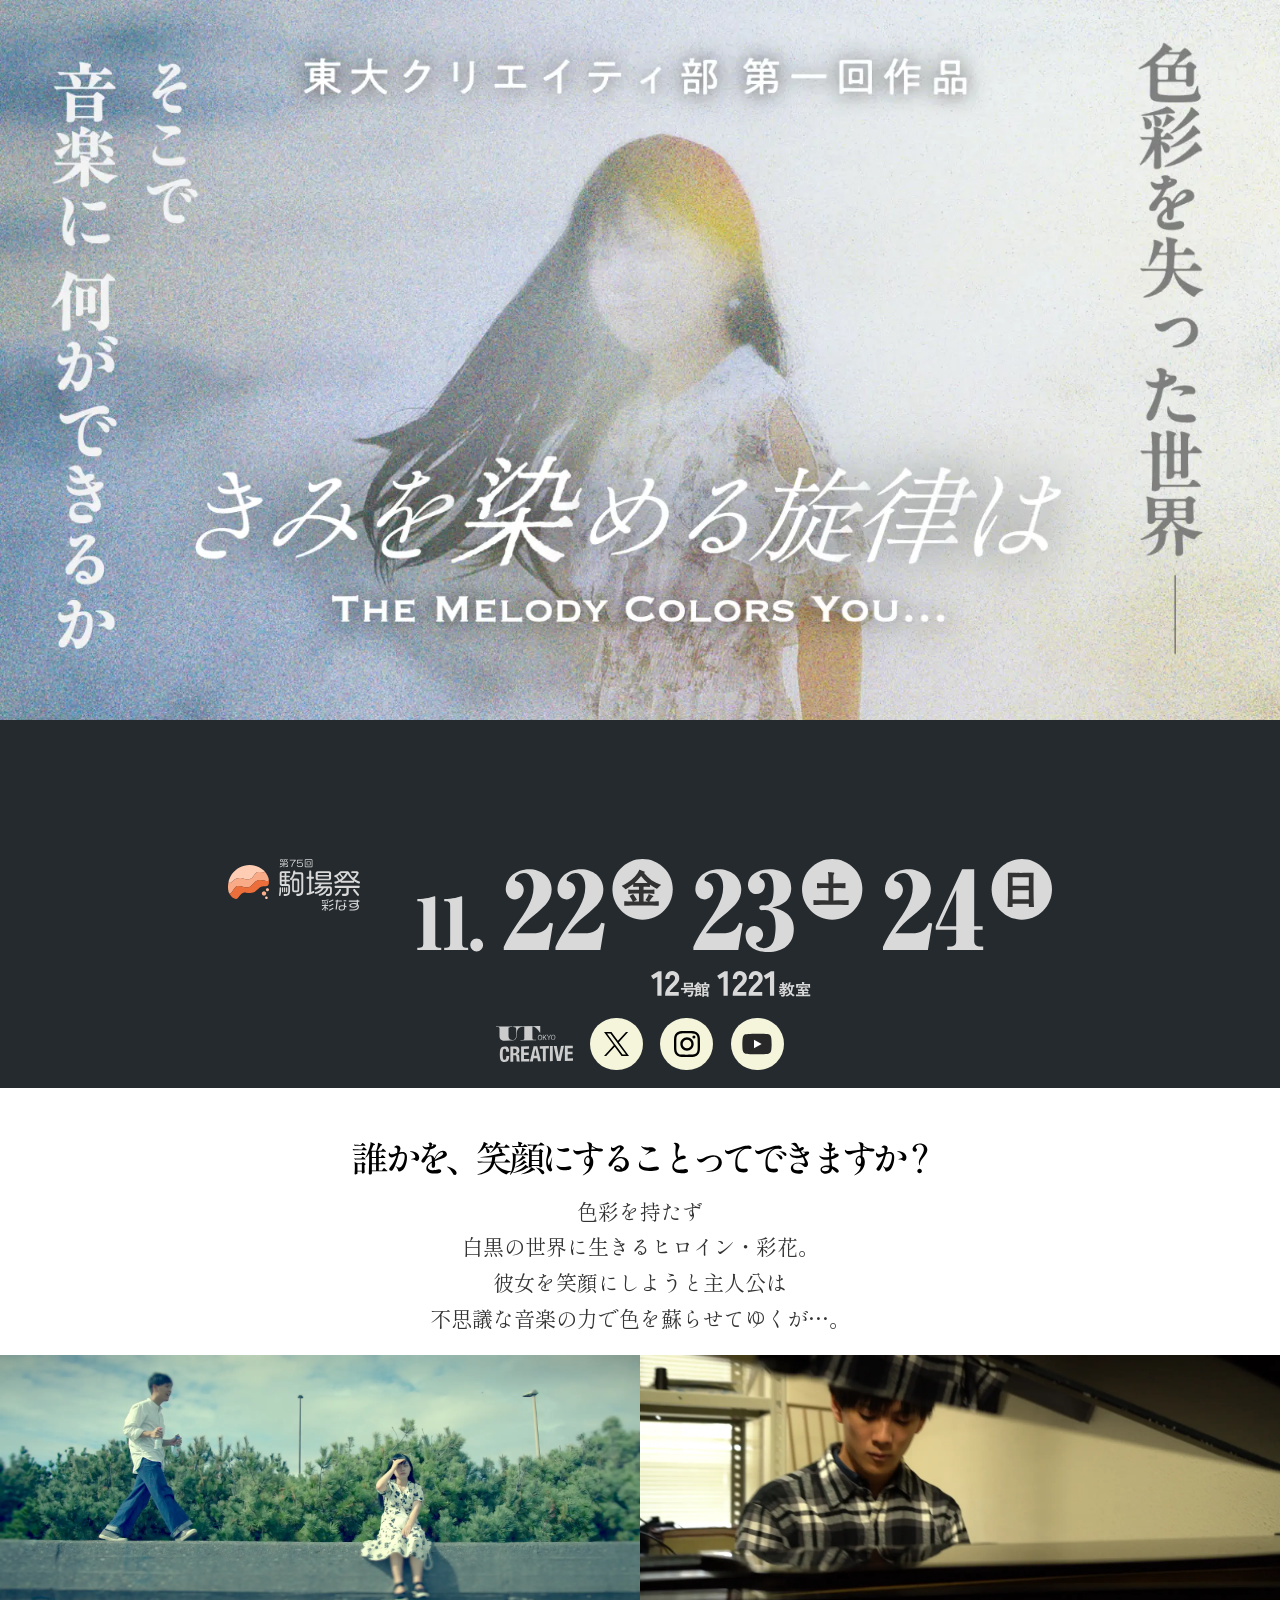
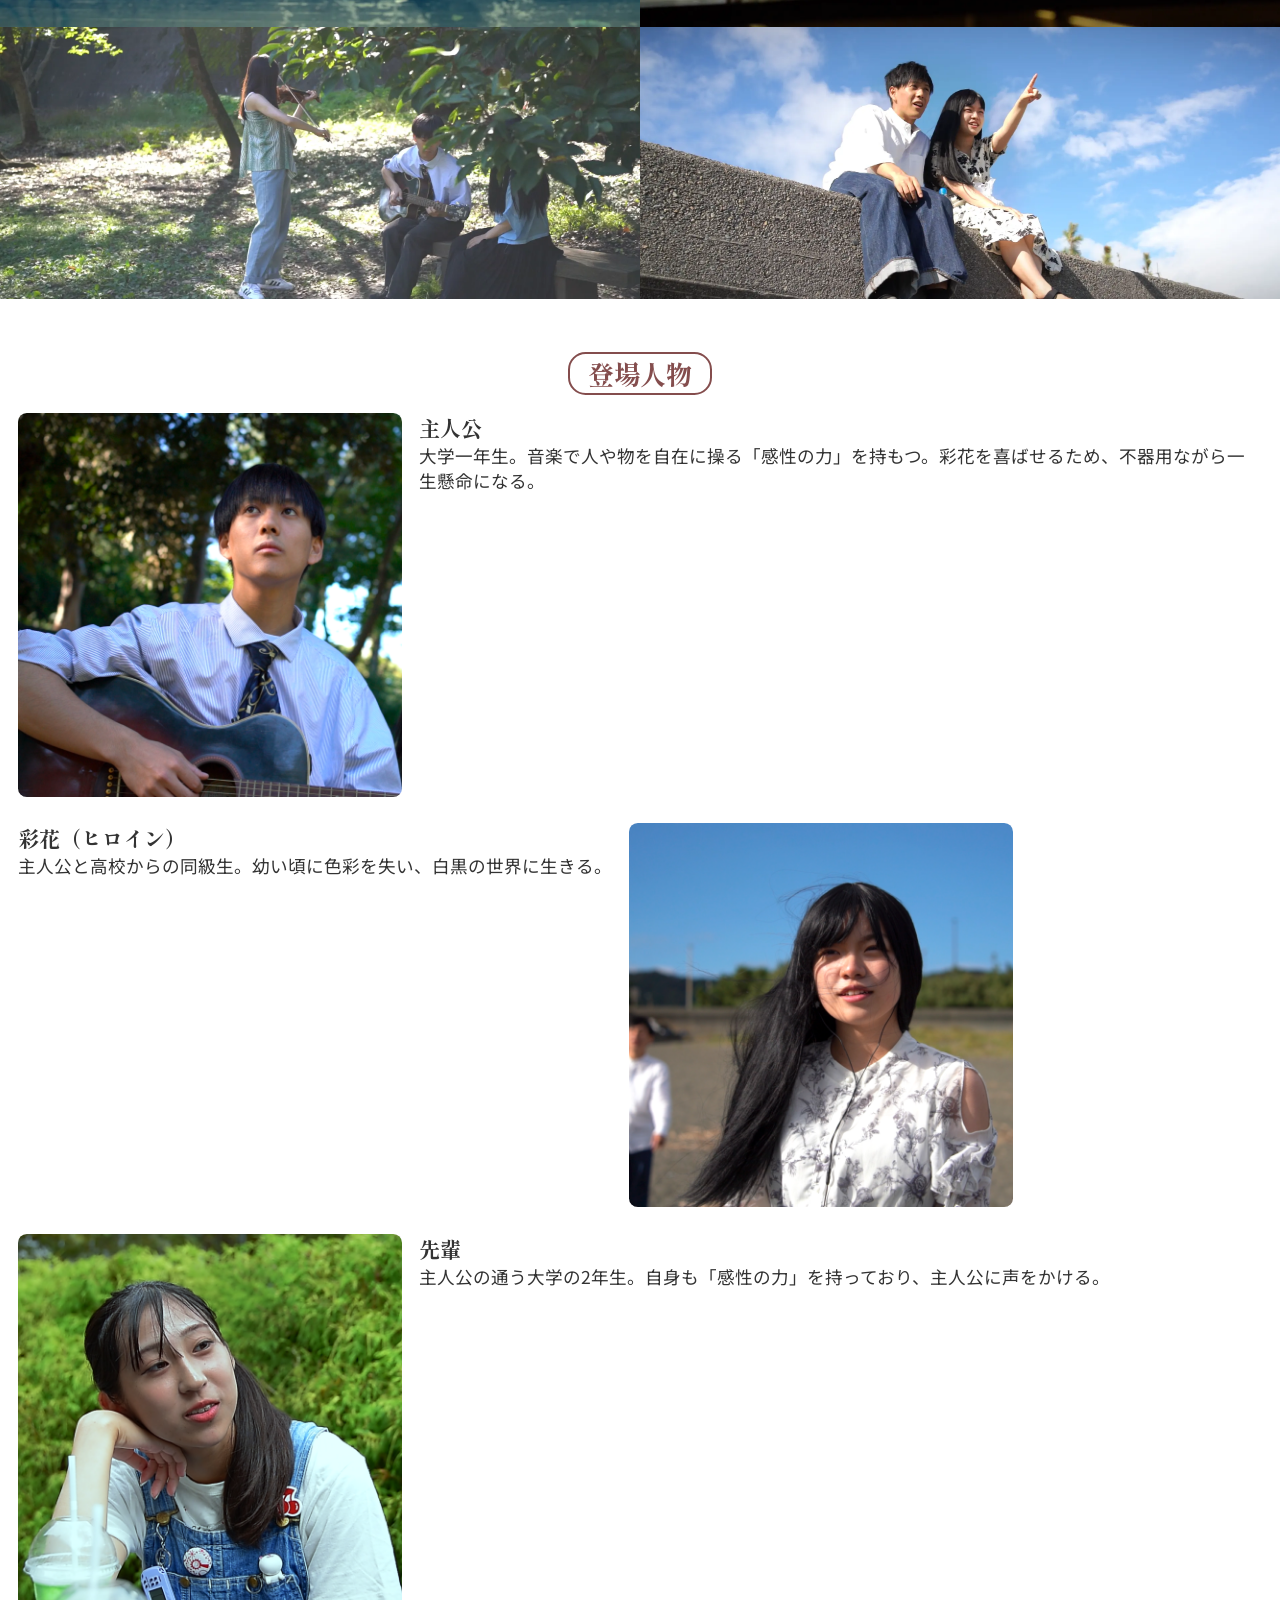
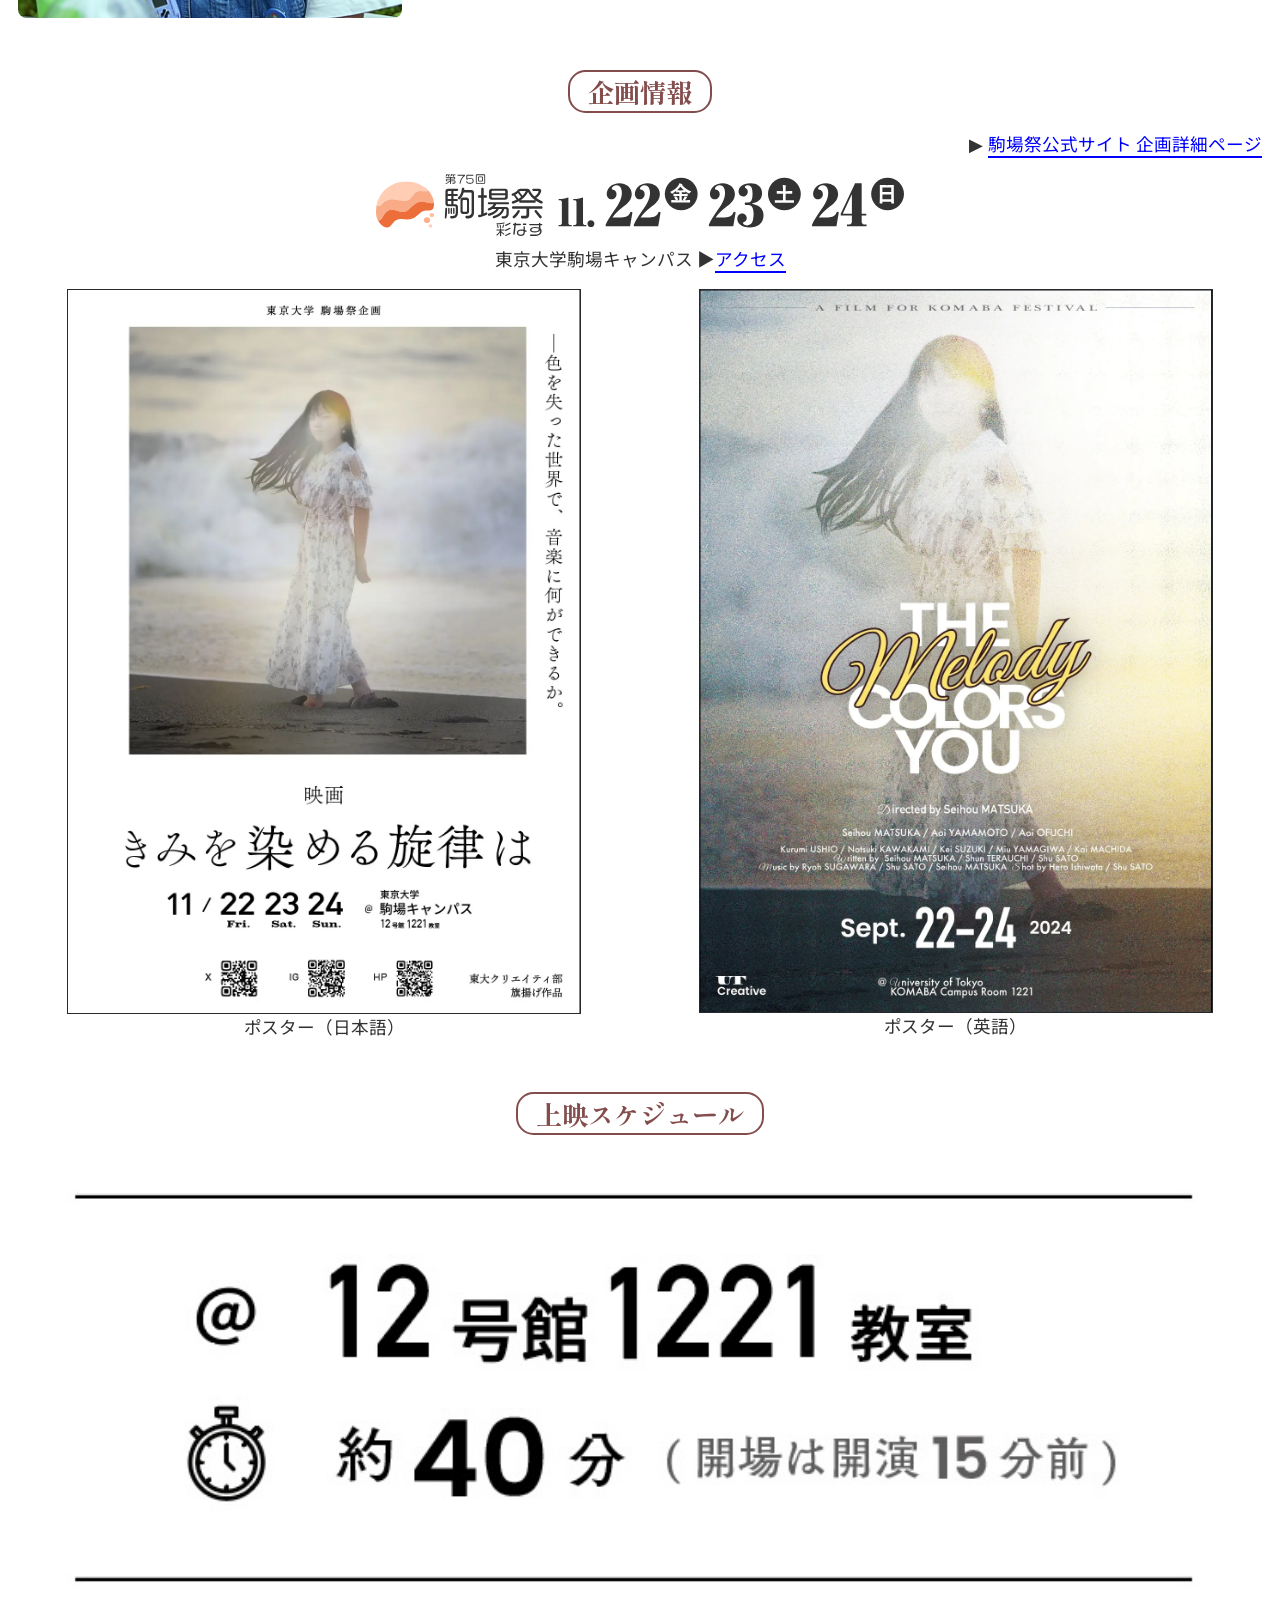
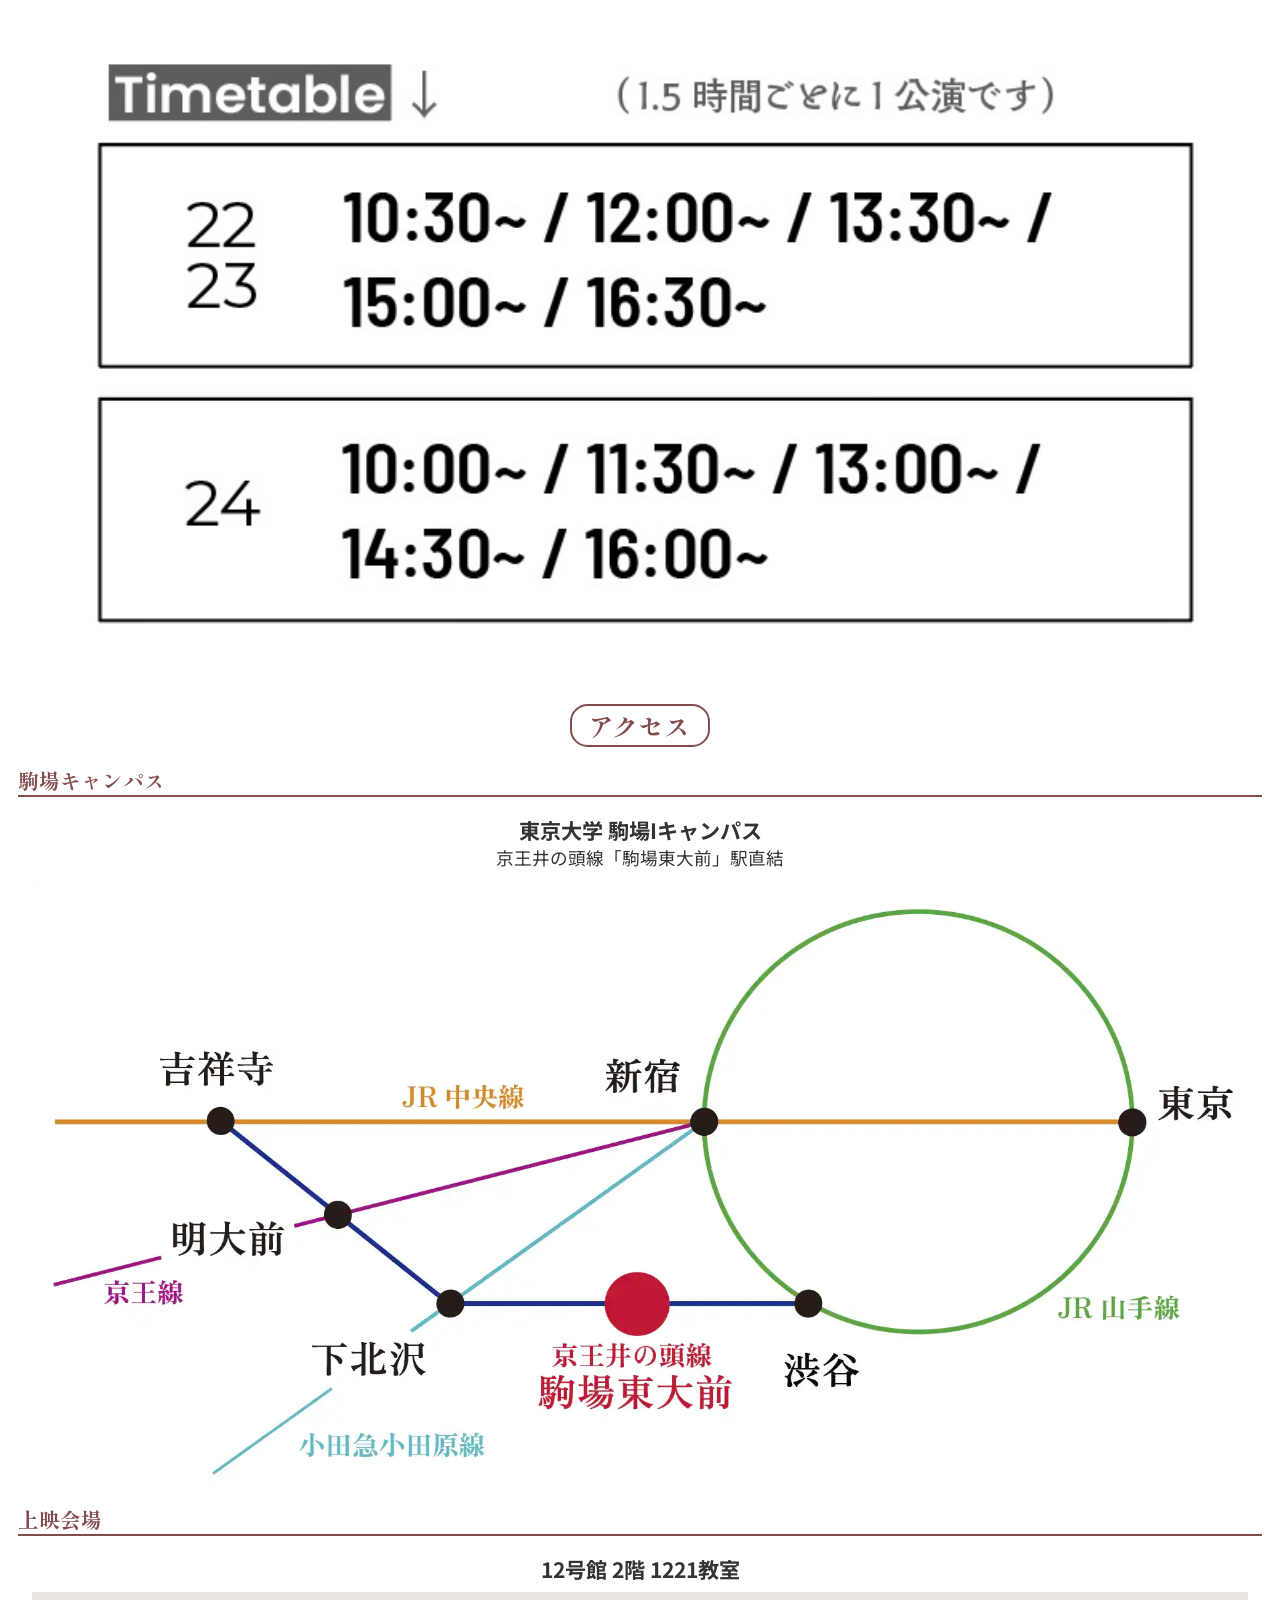
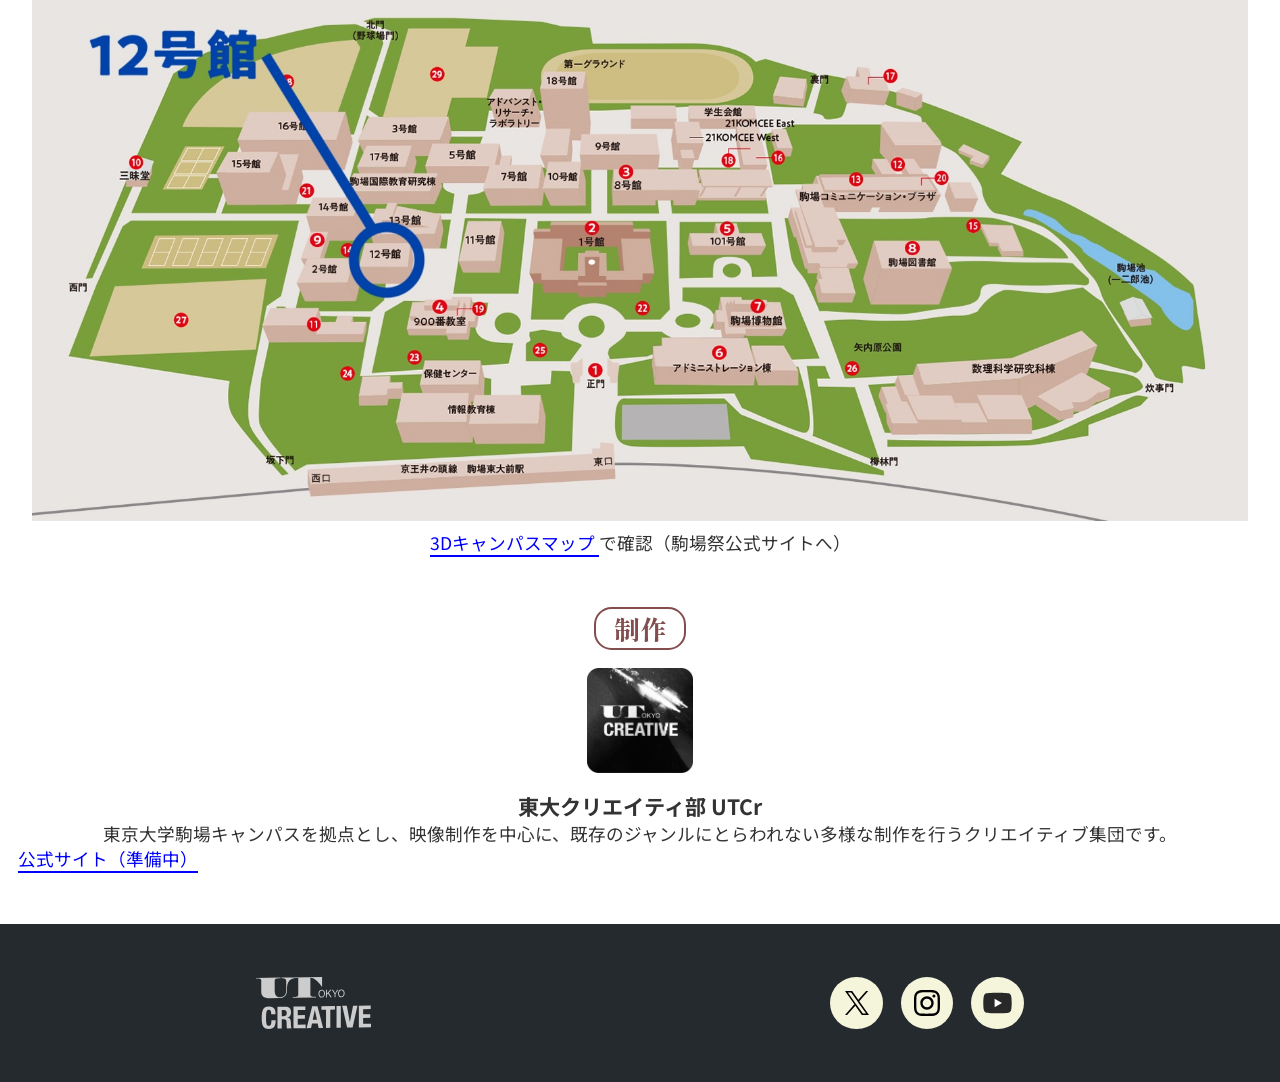
<file: index.html>
<!DOCTYPE html>
<html lang="en">
<head>
  <meta charset="UTF-8">
  <meta name="viewport" content="width=device-width, initial-scale=1.0, viewport-fit=cover">
  <title>きみを染める旋律は - UTCr 2024駒場祭企画</title>

  <link rel="stylesheet" href="style.css">
  


  <meta property="og:site_name" content="映画「きみを染める旋律は」UTCr 駒場祭2024">
  <meta property="og:title" content="映画「きみを染める旋律は」UTCr 駒場祭2024">
  <meta property="og:type" content="website">
  <meta property="og:url" content="https://utcr.github.io/kf75cinema/">
  <meta property="og:description" content="東大クリエイティ部第一回作品「きみを染める旋律は」 駒場祭にて上映！ 11/22-24 @東京大学駒場キャンパス">
  <meta property="og:image" content="https://utcr.github.io/kf75cinema/thumb_1200.png?241115">
  <link rel="icon" type="image/x-icon" href="favicon.ico">
  
  <meta name="twitter:card" content="summary_large_image">
  <meta name="twitter:site" content="@UTokyo_Cr">
  <meta name="twitter:title" content="映画「きみを染める旋律は」UTCr 駒場祭2024">
  <meta name="twitter:description" content="東大クリエイティ部第一回作品「きみを染める旋律は」 駒場祭にて上映！ 11/22-24 @東京大学駒場キャンパス">
  <meta name="twitter:image" content="https://utcr.github.io/kf75cinema/thumb_1200.png?241115">
  
</head>


<body>
  <div class="hero-container">
    <img src="-img/hero/hero-sp.webp" class="hero-img-sp" alt="きみを染める旋律は">
    <img src="-img/hero/hero-pc.webp" alt="きみを染める旋律は" class="hero-img-pc">
    <div class="hero-info">
      <img src="-img/hero/scroll.svg" alt="↓" width="20vw" class="scrollArrow">
      <!-- 公式サイトへの移動 キャンセルできるように -->
      <a href="https://www.komabasai.net/75/visitor/project/431" onclick="alert('駒場祭公式サイトの企画ページに移動します')">
        <img src="-img/logo/kf75_logo+type.svg" alt="駒場祭">
      </a>
      <div>
        <a href="#schedule">
          <img src="-img/hero/date.svg" class="hero-info-date" alt="">
        </a>
        <a href="#place">
          <img src="-img/hero/place.svg" class="hero-info-place" alt="">
        </a>
      </div>
    </div>
    <div class="hero-sns">
      <a href="https://utcr.github.io/">
        <img src="-img/logo/UTCr_logo-type-gray.svg" class="utcr_logo-type" alt="">
      </a>
      <!-- <span>on</span> -->
      <div class="sns">
        <!-- <span>Follow UTCr</span> -->
        <div class="sns_logos">
          <a href="https://x.com/utokyo_cr"><img src="-img/logo/sns_logo_x-black.svg" alt="X" id="sns_logo_x"></a>
          <a href="https://instagram.com/utokyo_cr"><img src="-img/logo/sns_logo_ig-black.svg" alt="IG" id="sns_logo_ig"></a>
          <a href="https://youtube.com/@utokyo_cr"><img src="-img/logo/sns_logo_yt-black.svg" alt="IG" id="sns_logo_yt"></a>
        </div>
      </div>
    </div>
  </div>




  <section id="story">
    <img src="-img/phrase2.svg"  class="phrase-img" alt="誰かを、笑顔にすることってできますか？">
    <!-- <div class="phrase">
    </div> -->
    <div class="story_text">
      色彩を持たず<br>
      白黒の世界に生きるヒロイン・彩花。<br>
      彼女を笑顔にしようと主人公は<br>
      不思議な音楽の力で色を蘇らせてゆくが…。
    </div>
  </section>

  <div class="sceneImages">
    <img src="-img/scenes/sea2.webp" alt="">
    <img src="-img/scenes/piano0.webp" alt="">
    <img src="-img/scenes/forest.webp" alt="">
    <img src="-img/scenes/sea1.webp" alt="">
  </div>


  <section>
    <h2>登場人物</h2>
    <div class="char">
      <img src="-img/character/hero.png" alt="主人公" class="char_img">
      <div class="char_text">
        <div class="char_name">主人公</div>
        <div class="char_descr">大学一年生。音楽で人や物を自在に操る「感性の力」を持もつ。彩花を喜ばせるため、不器用ながら一生懸命になる。</div>
      </div>
    </div>
    <div class="char">
      <div class="char_text">
        <div class="char_name">彩花（ヒロイン）</div>
        <div class="char_descr">主人公と高校からの同級生。幼い頃に色彩を失い、白黒の世界に生きる。</div>
      </div>
      <img src="-img/character/ayaka.png" alt="彩花" class="char_img">
    </div>
    <div class="char">
      <img src="-img/character/senpai.png" alt="先輩" class="char_img">
      <div class="char_text">
        <div class="char_name">先輩</div>
        <div class="char_descr">主人公の通う大学の2年生。自身も「感性の力」を持っており、主人公に声をかける。</div>
      </div>
    </div>
  </section>

  <section id="projectInfo">
    <h2>企画情報</h2>

    <div style="text-align: right; margin-bottom: 1rem;">
      ▶︎
      <a href="https://www.komabasai.net/75/visitor/project/431" onclick="alert('駒場祭公式サイトの企画ページに移動します')" class="link">駒場祭公式サイト 企画詳細ページ</a>
    </div>

    <img src="-img/projectInfo.svg" alt="" class="projectInfo_img">
    <div class="infoText">
      東京大学駒場キャンパス ▶︎<a href="#place" class="link">アクセス</a>
    </div>


    <div class="posters">
      <div class="poster">
        <a href="-img/flyer/flyer_jp.JPG">
          <img src="-img/flyer/flyer_jp.webp" alt="ポスター（日本語）">
          <div class="infoText">ポスター（日本語）</div>
        </a>
      </div>
      <div class="poster">
        <a href="-img/flyer/flyer_en.JPG">
          <img src="-img/flyer/flyer_en.webp" alt="ポスター（英語）">
          <div class="infoText">ポスター（英語）</div>
        </a>
      </div>
    </div>


  </section>

  <section id="schedule">
    <h2>上映スケジュール</h2>
    <img src="-img/timetable.jpg" alt="上演スケジュール" class="img-normal">
  </section>

  <section id="place">
    <h2>アクセス</h2>
    <div class="place_komaba">
      <h3>駒場キャンパス</h3>
      <span class="infoStrong">東京大学 駒場Iキャンパス</span>
      <span class="infoText">京王井の頭線「駒場東大前」駅直結</span>
      <img src="-img/map/map_komaba.webp" alt="駒場東大前駅までのアクセスマップ" class="img-normal">
    </div>
    <div class="place_bild12">
      <h3>上映会場</h3>
      <span class="infoStrong">12号館 2階 1221教室</span>
      <img src="-img/map/map_bldg12.jpg" alt="駒場12号館へのアクセスマップ" class="img-normal">
      <div class="infoText
      ">
        <a href="https://www.komabasai.net/75/3dmap/?building=bldg12" class="link">
          3Dキャンパスマップ
        </a>
        で確認（駒場祭公式サイトへ）
      </div>
      <!-- <a href="https://www.komabasai.net/75/3dmap/?building=bldg12" class="buttonlink">
        3Dキャンパスマップ
      </a> -->
    </div>
  </section>


  <section id="producer">
    <h2>制作</h2>
    <img src="-img/logo/UTCr_logo.png" alt="" class="biglogo">
    <div class="infoStrong">東大クリエイティ部 UTCr</div>
    <div class="infoText">
      東京大学駒場キャンパスを拠点とし、映像制作を中心に、既存のジャンルにとらわれない多様な制作を行うクリエイティブ集団です。
    </div>
    <a href="https://utcr.github.io/" class="link">公式サイト（準備中）</a>
  </section>


  <footer>
    <div class="hz-container">

      <div class="footer_flex">
        <div class="footer_title">
          <img src="-img/logo/UTCr_logo-type-gray.svg" alt="UTCr logo" class="footer_title_logo">
          <!-- <span class="footer_title_text">UTCr</span> -->
        </div>
  
        <div class="sns">
          <!-- <span>Follow UTCr</span> -->
          <div class="sns_logos">
            <a href="https://x.com/utokyo_cr"><img src="-img/logo/sns_logo_x-black.svg" alt="X" id="sns_logo_x"></a>
            <a href="https://instagram.com/utokyo_cr"><img src="-img/logo/sns_logo_ig-black.svg" alt="IG" id="sns_logo_ig"></a>
            <a href="https://youtube.com/@utokyo_cr"><img src="-img/logo/sns_logo_yt-black.svg" alt="IG" id="sns_logo_yt"></a>
          </div>
        </div>
      </div>

      <!-- <div class="footer_copyright">
        &copy; UTokyo Creative, 2024
      </div> -->
    </div>
  </footer>
</body>
</html>
</file>
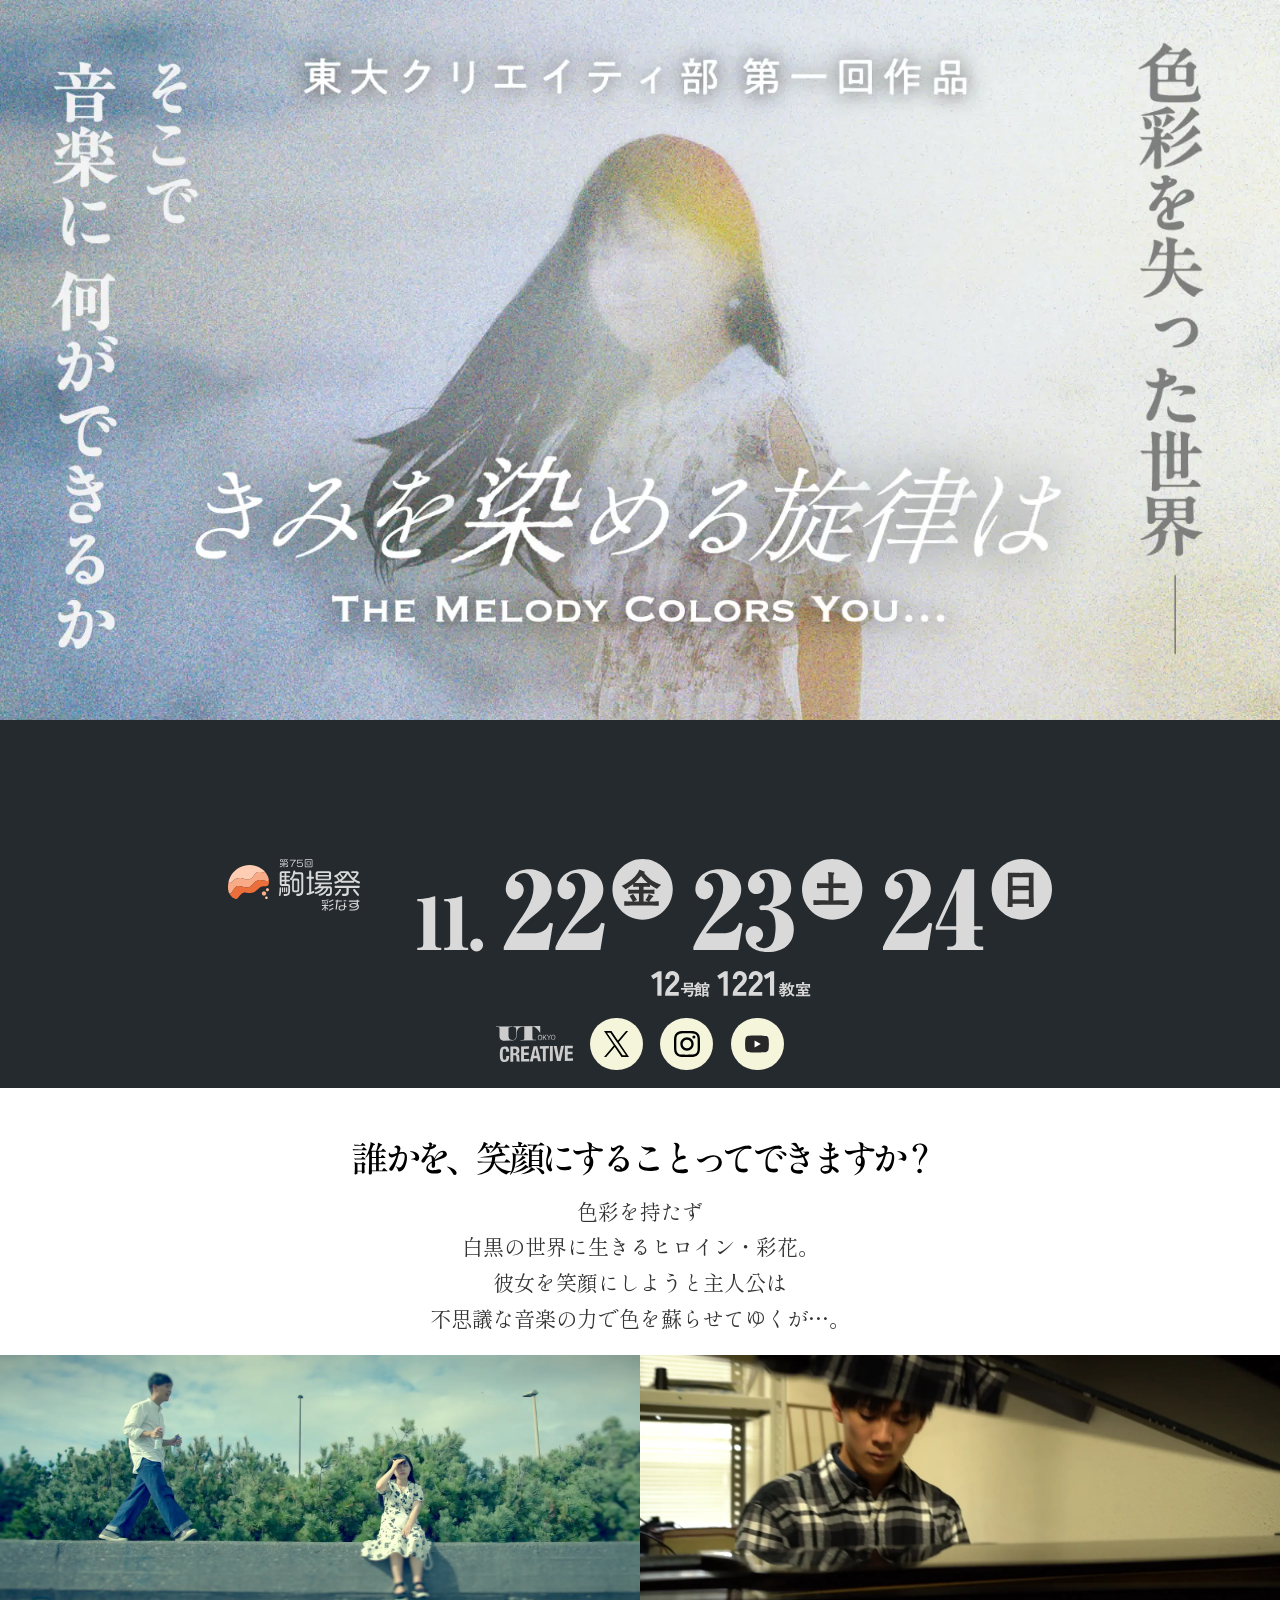
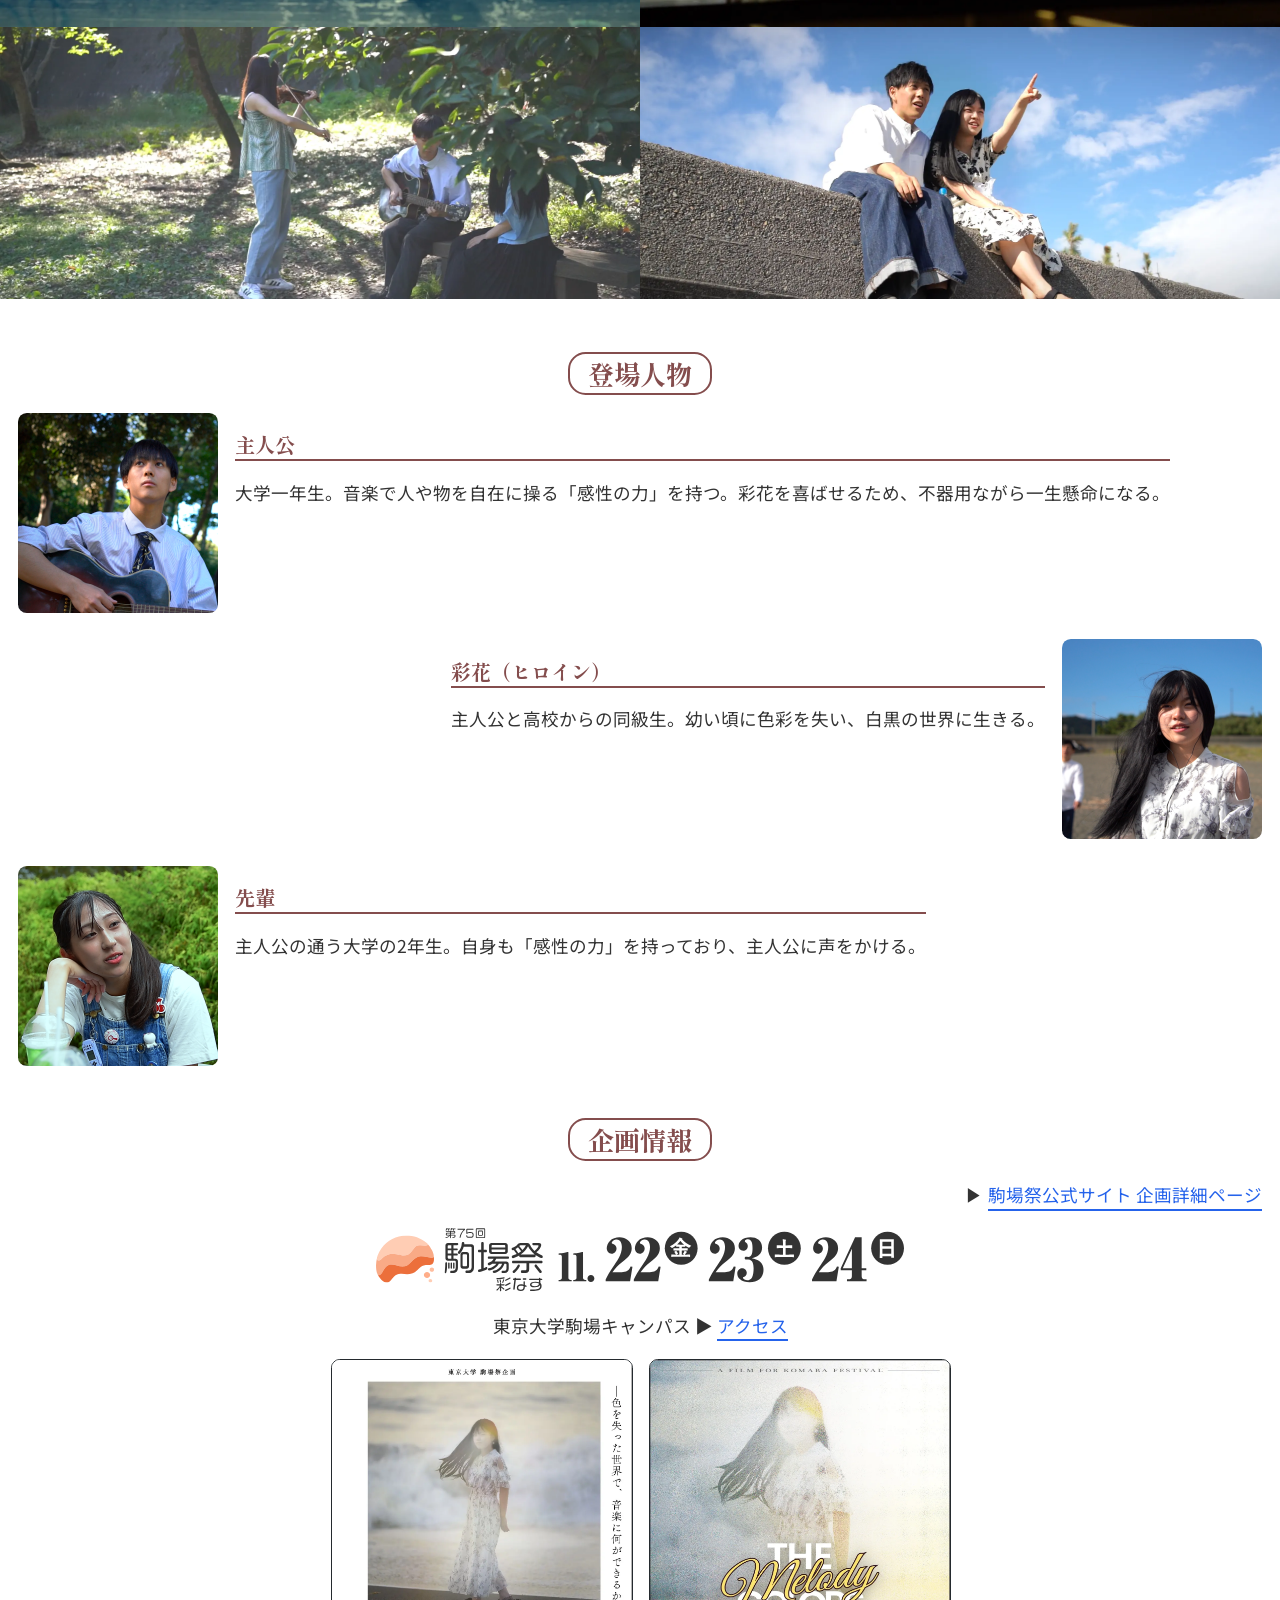
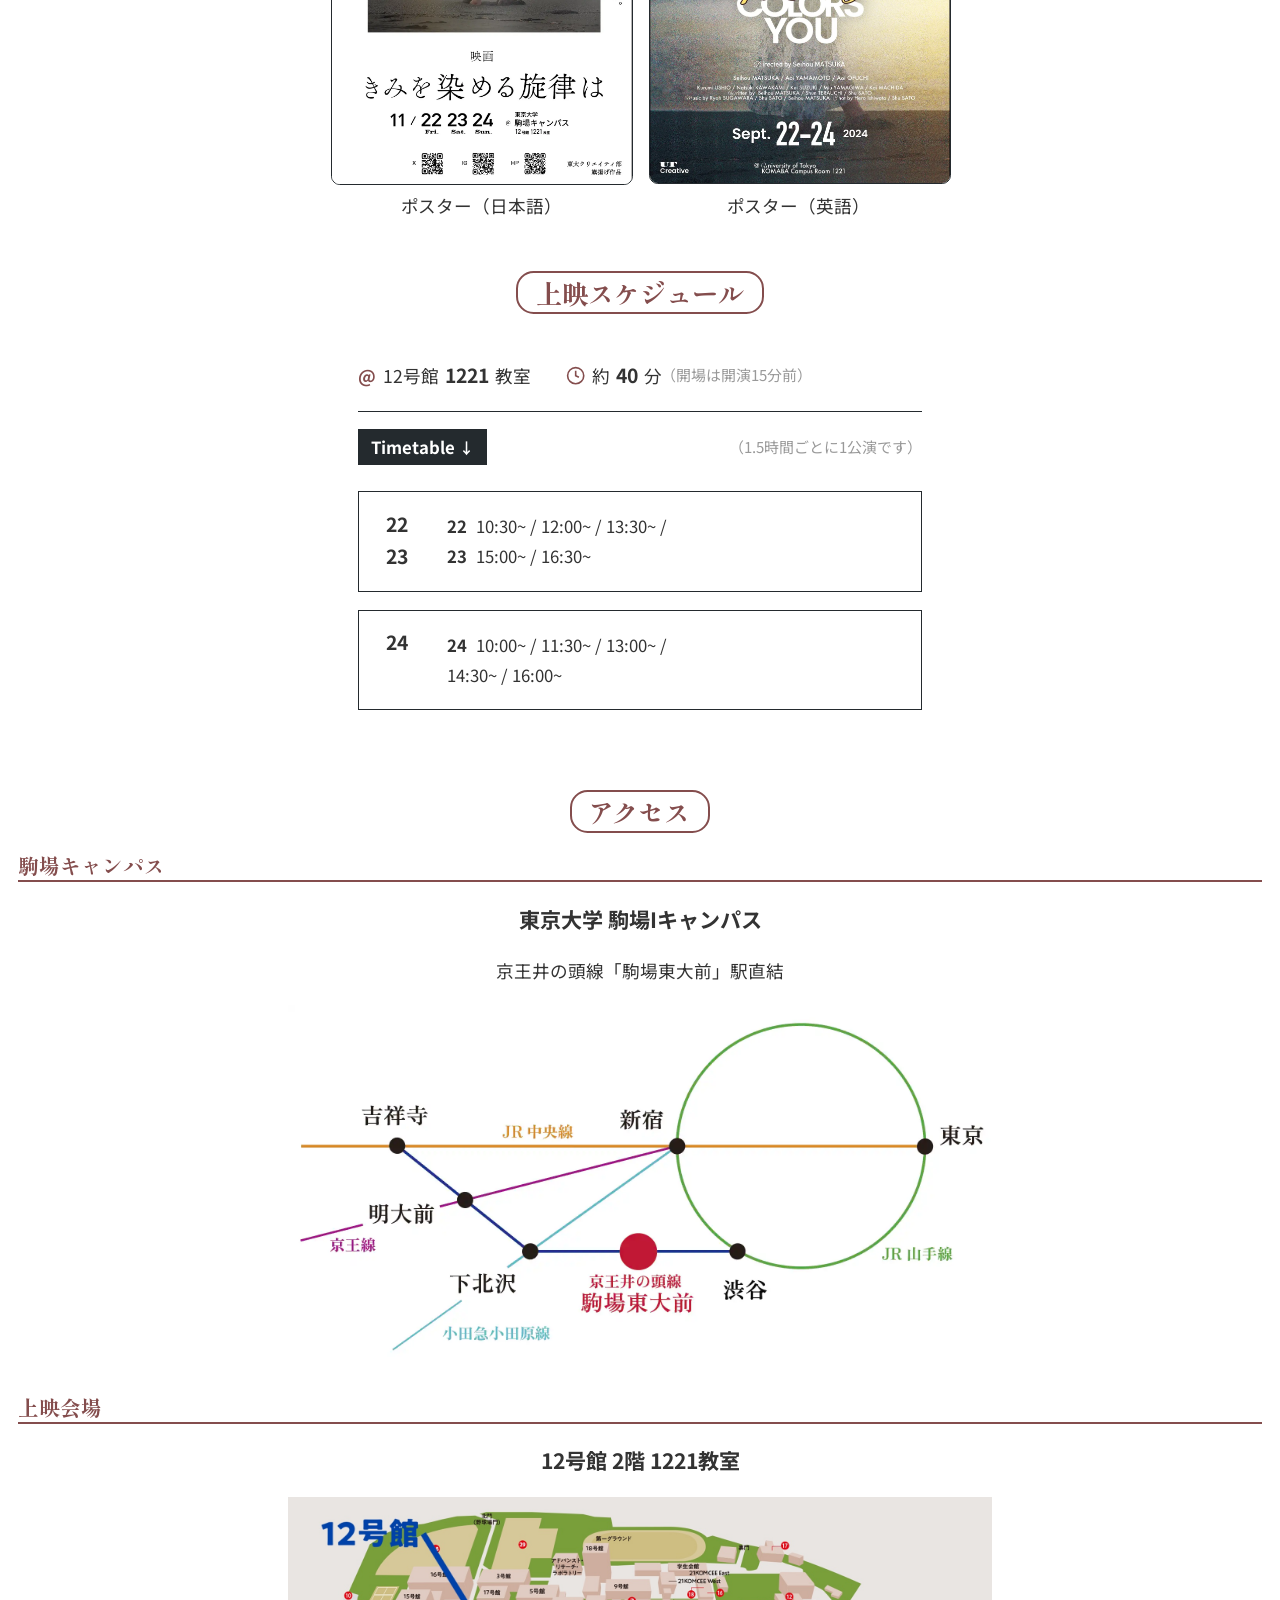
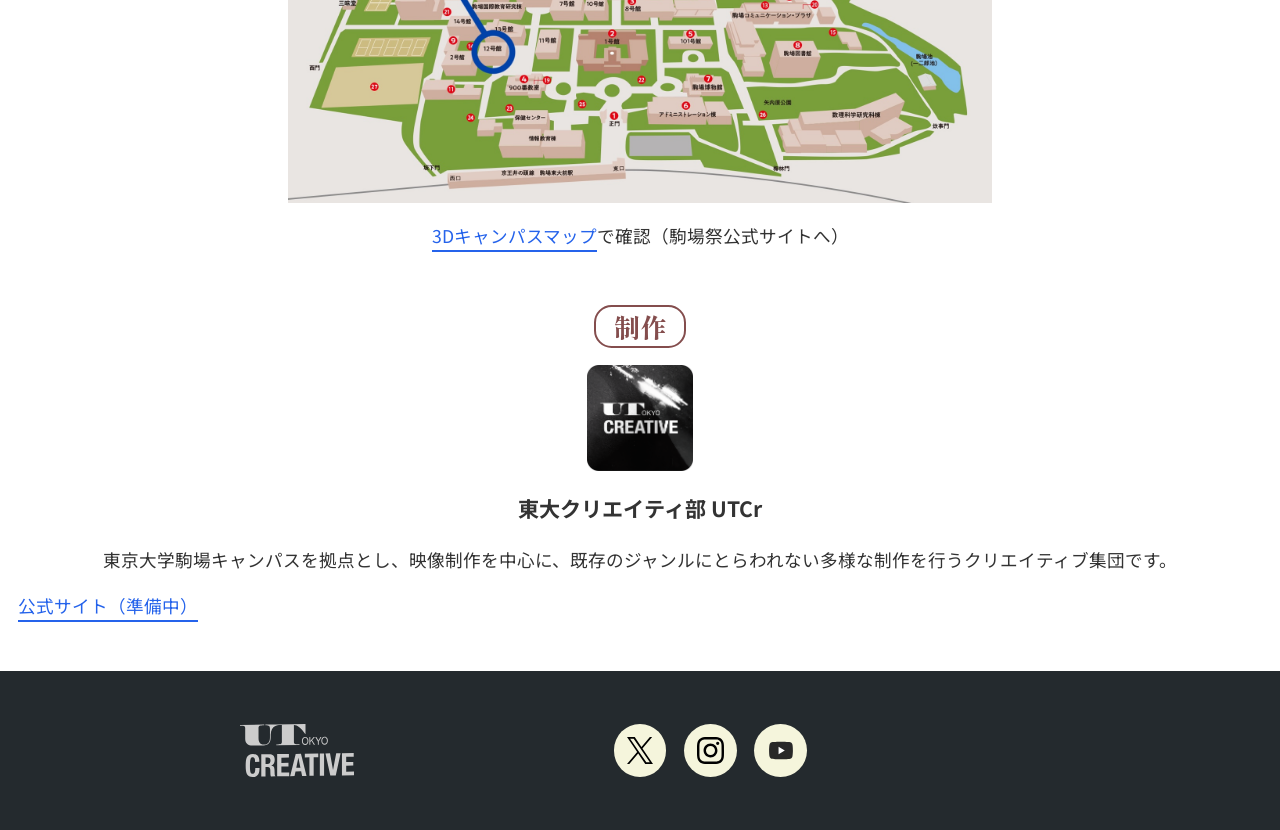
<file: index-improved.html>
<!DOCTYPE html>
<html lang="ja">
<head>
  <meta charset="UTF-8">
  <meta name="viewport" content="width=device-width, initial-scale=1.0, viewport-fit=cover">
  <title>きみを染める旋律は - UTCr 2024駒場祭企画</title>

  <link rel="stylesheet" href="./style-improved.css">

  <!-- OGP -->
  <meta property="og:site_name" content="映画「きみを染める旋律は」UTCr 駒場祭2024">
  <meta property="og:title" content="映画「きみを染める旋律は」UTCr 駒場祭2024">
  <meta property="og:type" content="website">
  <meta property="og:url" content="https://utcr.github.io/kf75cinema/">
  <meta property="og:description" content="東大クリエイティ部第一回作品「きみを染める旋律は」 駒場祭にて上映！ 11/22-24 @東京大学駒場キャンパス">
  <meta property="og:image" content="https://utcr.github.io/kf75cinema/thumb_1200.png?241115">

  <!-- Twitter Card -->
  <meta name="twitter:card" content="summary_large_image">
  <meta name="twitter:site" content="@UTokyo_Cr">
  <meta name="twitter:title" content="映画「きみを染める旋律は」UTCr 駒場祭2024">
  <meta name="twitter:description" content="東大クリエイティ部第一回作品「きみを染める旋律は」 駒場祭にて上映！ 11/22-24 @東京大学駒場キャンパス">
  <meta name="twitter:image" content="https://utcr.github.io/kf75cinema/thumb_1200.png?241115">

  <link rel="icon" type="image/x-icon" href="favicon.ico">
</head>

<body>
  <a href="#main" class="skip-link">メインコンテンツへスキップ</a>

  <header class="hero" role="banner">
    <img src="-img/hero/hero-sp.webp" class="hero__img hero__img--sp" alt="映画「きみを染める旋律は」メインビジュアル">
    <img src="-img/hero/hero-pc.webp" class="hero__img hero__img--pc" alt="映画「きみを染める旋律は」メインビジュアル">

    <div class="hero__info">
      <img src="-img/hero/scroll.svg" class="hero__scroll-arrow" alt="下へスクロール" width="20vw">
      <a href="https://www.komabasai.net/75/visitor/project/431" target="_blank" rel="noopener noreferrer" class="hero__komaba-link" aria-label="駒場祭公式サイトの企画ページを開く">
        <img src="-img/logo/kf75_logo+type.svg" alt="駒場祭ロゴ">
      </a>
      <div class="hero__info-group">
        <a href="#schedule" class="hero__link">
          <img src="-img/hero/date.svg" class="hero__date-img" alt="上映日時">
        </a>
        <a href="#place" class="hero__link">
          <img src="-img/hero/place.svg" class="hero__place-img" alt="会場">
        </a>
      </div>
    </div>

    <div class="hero__sns">
      <a href="https://utcr.github.io/" class="hero__utcr-link" aria-label="UTCr公式サイト">
        <img src="-img/logo/UTCr_logo-type-gray.svg" class="hero__utcr-logo" alt="東大クリエイティ部 UTCr">
      </a>
      <nav class="sns" aria-label="SNSリンク">
        <div class="sns__links">
          <a href="https://x.com/utokyo_cr" target="_blank" rel="noopener noreferrer" aria-label="X（旧Twitter）">
            <img src="-img/logo/sns_logo_x-black.svg" alt="X">
          </a>
          <a href="https://instagram.com/utokyo_cr" target="_blank" rel="noopener noreferrer" aria-label="Instagram">
            <img src="-img/logo/sns_logo_ig-black.svg" alt="Instagram">
          </a>
          <a href="https://youtube.com/@utokyo_cr" target="_blank" rel="noopener noreferrer" aria-label="YouTube">
            <img src="-img/logo/sns_logo_yt-black.svg" alt="YouTube">
          </a>
        </div>
      </nav>
    </div>
  </header>

  <main id="main">
    <section id="story" class="story" aria-labelledby="story-heading">
      <h2 id="story-heading" class="visually-hidden">あらすじ</h2>
      <img src="-img/phrase2.svg" class="story__phrase" alt="誰かを、笑顔にすることってできますか？">
      <p class="story__text">
        色彩を持たず<br>
        白黒の世界に生きるヒロイン・彩花。<br>
        彼女を笑顔にしようと主人公は<br>
        不思議な音楽の力で色を蘇らせてゆくが…。
      </p>
    </section>

    <div class="scene-gallery" role="presentation">
      <img src="-img/scenes/sea2.webp" alt="海のシーン">
      <img src="-img/scenes/piano0.webp" alt="ピアノのシーン">
      <img src="-img/scenes/forest.webp" alt="森のシーン">
      <img src="-img/scenes/sea1.webp" alt="海のシーン">
    </div>

    <section class="characters" aria-labelledby="characters-heading">
      <h2 id="characters-heading">登場人物</h2>

      <article class="character">
        <img src="-img/character/hero.png" alt="主人公" class="character__img">
        <div class="character__body">
          <h3 class="character__name">主人公</h3>
          <p class="character__desc">大学一年生。音楽で人や物を自在に操る「感性の力」を持つ。彩花を喜ばせるため、不器用ながら一生懸命になる。</p>
        </div>
      </article>

      <article class="character character--reverse">
        <img src="-img/character/ayaka.png" alt="彩花" class="character__img">
        <div class="character__body">
          <h3 class="character__name">彩花（ヒロイン）</h3>
          <p class="character__desc">主人公と高校からの同級生。幼い頃に色彩を失い、白黒の世界に生きる。</p>
        </div>
      </article>

      <article class="character">
        <img src="-img/character/senpai.png" alt="先輩" class="character__img">
        <div class="character__body">
          <h3 class="character__name">先輩</h3>
          <p class="character__desc">主人公の通う大学の2年生。自身も「感性の力」を持っており、主人公に声をかける。</p>
        </div>
      </article>
    </section>

    <section id="projectInfo" class="project-info" aria-labelledby="project-heading">
      <h2 id="project-heading">企画情報</h2>

      <p class="project-info__official">
        ▶︎ <a href="https://www.komabasai.net/75/visitor/project/431" target="_blank" rel="noopener noreferrer" class="link">駒場祭公式サイト 企画詳細ページ</a>
      </p>

      <img src="-img/projectInfo.svg" alt="企画情報：日時・会場" class="project-info__img">
      <p class="u-text">
        東京大学駒場キャンパス ▶︎ <a href="#place" class="link">アクセス</a>
      </p>

      <div class="posters">
        <figure class="poster">
          <a href="-img/flyer/flyer_jp.JPG" target="_blank" rel="noopener noreferrer">
            <img src="-img/flyer/flyer_jp.webp" alt="ポスター（日本語版）">
            <figcaption class="u-text">ポスター（日本語）</figcaption>
          </a>
        </figure>
        <figure class="poster">
          <a href="-img/flyer/flyer_en.JPG" target="_blank" rel="noopener noreferrer">
            <img src="-img/flyer/flyer_en.webp" alt="ポスター（英語版）">
            <figcaption class="u-text">ポスター（英語）</figcaption>
          </a>
        </figure>
      </div>
    </section>

    <section id="schedule" class="schedule" aria-labelledby="schedule-heading">
      <h2 id="schedule-heading">上映スケジュール</h2>
      <div class="schedule__content">
        <div class="schedule__info">
          <p class="schedule__location"><span class="schedule__icon" aria-hidden="true">@</span>12号館<span class="schedule__highlight">1221</span>教室</p>
          <p class="schedule__duration"><span class="schedule__icon schedule__icon--clock" aria-hidden="true"><svg xmlns="http://www.w3.org/2000/svg" viewBox="0 0 24 24" fill="none" stroke="currentColor" stroke-width="2"><circle cx="12" cy="12" r="10"/><path d="M12 6v6l4 2"/></svg></span>約<span class="schedule__highlight">40</span>分 <span class="schedule__note">（開場は開演15分前）</span></p>
        </div>
        <hr class="schedule__divider">
        <div class="schedule__header">
          <div class="schedule__title">Timetable <span class="schedule__arrow" aria-hidden="true">↓</span></div>
          <p class="schedule__subnote">（1.5時間ごとに1公演です）</p>
        </div>
        <div class="schedule__grid">
          <div class="schedule__day-block">
            <div class="schedule__days">
              <span class="schedule__day">22</span>
              <span class="schedule__day">23</span>
            </div>
            <div class="schedule__times">
              <p><span class="schedule__day-label">22</span> 10:30~ / 12:00~ / 13:30~ /</p>
              <p><span class="schedule__day-label">23</span> 15:00~ / 16:30~</p>
            </div>
          </div>
          <div class="schedule__day-block">
            <div class="schedule__days">
              <span class="schedule__day">24</span>
            </div>
            <div class="schedule__times">
              <p><span class="schedule__day-label">24</span> 10:00~ / 11:30~ / 13:00~ /</p>
              <p>14:30~ / 16:00~</p>
            </div>
          </div>
        </div>
      </div>
    </section>

    <section id="place" class="place" aria-labelledby="place-heading">
      <h2 id="place-heading">アクセス</h2>

      <div class="place__campus">
        <h3>駒場キャンパス</h3>
        <p class="u-text--strong">東京大学 駒場Iキャンパス</p>
        <p class="u-text">京王井の頭線「駒場東大前」駅直結</p>
        <img src="-img/map/map_komaba.webp" alt="駒場東大前駅から駒場キャンパスへのアクセスマップ" class="u-img">
      </div>

      <div class="place__venue">
        <h3>上映会場</h3>
        <p class="u-text--strong">12号館 2階 1221教室</p>
        <img src="-img/map/map_bldg12.jpg" alt="駒場12号館へのアクセスマップ" class="u-img">
        <p class="u-text">
          <a href="https://www.komabasai.net/75/3dmap/?building=bldg12" target="_blank" rel="noopener noreferrer" class="link">3Dキャンパスマップ</a>で確認（駒場祭公式サイトへ）
        </p>
      </div>
    </section>

    <section id="producer" class="producer" aria-labelledby="producer-heading">
      <h2 id="producer-heading">制作</h2>
      <img src="-img/logo/UTCr_logo.png" alt="" class="producer__logo">
      <p class="u-text--strong">東大クリエイティ部 UTCr</p>
      <p class="u-text">
        東京大学駒場キャンパスを拠点とし、映像制作を中心に、既存のジャンルにとらわれない多様な制作を行うクリエイティブ集団です。
      </p>
      <a href="https://utcr.github.io/" target="_blank" rel="noopener noreferrer" class="link">公式サイト（準備中）</a>
    </section>
  </main>

  <footer class="footer">
    <div class="container">
      <div class="footer__inner">
        <div class="footer__brand">
          <img src="-img/logo/UTCr_logo-type-gray.svg" alt="東大クリエイティ部 UTCr" class="footer__logo">
        </div>
        <nav class="sns" aria-label="SNSリンク">
          <div class="sns__links">
            <a href="https://x.com/utokyo_cr" target="_blank" rel="noopener noreferrer" aria-label="X（旧Twitter）">
              <img src="-img/logo/sns_logo_x-black.svg" alt="X">
            </a>
            <a href="https://instagram.com/utokyo_cr" target="_blank" rel="noopener noreferrer" aria-label="Instagram">
              <img src="-img/logo/sns_logo_ig-black.svg" alt="Instagram">
            </a>
            <a href="https://youtube.com/@utokyo_cr" target="_blank" rel="noopener noreferrer" aria-label="YouTube">
              <img src="-img/logo/sns_logo_yt-black.svg" alt="YouTube">
            </a>
          </div>
        </nav>
      </div>
    </div>
  </footer>
</body>
</html>
</file>
<file: style.css>
@charset "utf-8";

/* google font */
@import url('https://fonts.googleapis.com/css2?family=Shippori+Mincho:wght@400;800&family=Noto+Sans+JP:wght@400;700&display=swap');

:root {
  --font_mincho: "Shippori Mincho", serif;
  --font_gothic: "Noto Sans JP", sans-serif;
}

html {
  font-size: clamp(1rem, 2.5vw, 1.1rem);
}
body {
  margin: auto;
  padding: 0;
  /* background-color: #222; */
  color: #333;

  font-family: var(--font_mincho);

  /* background-color: #e1e5fa; */
  background-color: #fff;
}

/* 余白の初期化 */
h1, h2, h3, h4, h5, h6, p, pre, figure, ul, dl {
  margin: 0;
  padding: 0;
}
ul {
  list-style: none;
}
p {
  line-height: 1.8;
  margin: 1rem 0;
}
a {
  color: inherit;
  text-decoration: none;
}
img {
  display: block;
  /* オリジナルサイズより拡大しない */
  max-width: 100%;
  height: auto;
}
::first-letter {
  font-feature-settings: "palt";
}

/* 水平コンテナ */
.hz-container {
  /* width: min(92%, 800px); */
  padding-left: 1.5rem;
  padding-right: 1.5rem;
  height: fit-content;
  margin: auto;
  position: relative;
}






/* hero */

.hero-container {
  width: 100vw;
  height: 110svh;

  position: relative;
}
.hero-img-sp {
  width: 100%;
  height: 100%;
  object-fit: cover;
  object-position: 50% 70%;
}
.hero-img-pc {
  display: none;
}
.hero-info {
  width: 100%;
  /* padding: 2vw; */
  position: absolute;
  bottom: 10lvh;
  left: 0;
  right: 0;
  margin-left: auto;
  margin-right: auto;

  width: fit-content;

  display: flex;
  flex-direction: row;
  gap: 4vw;
  /* justify-content: space-around; */
}
.hero-info-date {
  width: 50vw;
  /* margin: 0 5vw 0 auto; */
  /* margin: 0 auto 0 5vw; */
}
.hero-info-place {
  /* width: 80%; */
  height: 2rem;
  /* margin: 0 5vw 0 auto; */
  margin: 0 auto;
}

.hero-sns {
  position: absolute;
  bottom: 0;
  right: 0;
  left: 0;
  width: fit-content;
  margin: 0 auto;

  display: flex;
  flex-direction: row;
  align-items: center;
  /* justify-content: space-around; */
  gap: 1rem;
}
.utcr_logo-type {
  height: 2rem;
}
.hero-sns > span {
  font-family: sans-serif;
  font-weight: lighter;
  color: #d9d9d9;
}



/* hero PC */
@media (min-width: 40rem) {
  .hero-container {
    width: 100vw;
    height: 85vw;
    background-color: #242A2E;
    background-color: #242A2E;
  }
  .scrollArrow {
    display: none;
  }
  .hero-img-sp {
    display: none;
  }
  .hero-img-pc {
    display: block;
  }
}







/* story */
.phrase-img {
  margin: 1rem auto;
  height: 2rem;
  max-width: 90vw;
}
.story_text {
  text-align: center;
  line-height: 1.7;
  font-family: var(--font_mincho);
  font-weight: 400;
  font-style: normal;
  font-size: 1.2rem;
}






/* characteurs */
.char {
  margin-bottom: 1.5rem;

  display: flex;
  gap: 1rem;
}
.char_img {
  display: block;
  width: 30vw;
  border-radius: 0.5rem;
}
.char_name {
  font-size: larger;
  font-family: var(--font_mincho);
  font-weight: 800;
}
.char_descr {
  font-family: var(--font_gothic);
}



.sceneImages {
  margin: -2rem 0 0;
  display: grid;
  grid-template-columns: repeat(2, 1fr);
  gap: 0;
}






/* ======= */
/* section */
/* ======= */


section {
  margin: 3rem 0;
  padding: 0 1rem;
}
h2 {
  margin: 0 auto 1rem ;

  font-family: var(--font_mincho);
  font-weight: bold;
  text-align: center;

  color: #844d4d;
  border: solid 2px #844d4d;
  border-radius: 1rem;

  padding: 0 1rem;
  width: fit-content;
}
h3 {
  font-family: var(--font_mincho);
  color: #844d4d;
  margin: 1rem 0;
  border-bottom: solid 2px #844d4d;
}
.img-normal {
  margin: 0.5rem auto;
  width: 95vw;
  /* width: 20rem;
  max-width: 90vw; */
}




.projectInfo_img {
  width: 90vw;
  max-width: 30rem;
  margin:0.5rem auto;
}

.posters {
  margin: 1rem 0;
  display: flex;
  gap: 1rem;
  justify-content: space-around;
}
.poster img {
  width: 40vw;
  border: solid 1px #242A2E;
}







.infoStrong {
  display: block;
  text-align: center;
  font-family: var(--font_gothic);
  font-weight: 700;
  font-size: 1.2rem;
}
.infoText {
  display: block;
  text-align: center;
  font-family: var(--font_gothic);
}




.biglogo {
  margin:1rem auto;
  width: 6rem;
}




.link {
  font-family: var(--font_gothic);
  color: blue;
  border-bottom: 2px solid blue;
}
.buttonlink {
  display: block;
  margin: 0 auto;

  background-color: #f28f4c;
  color: #fff;
  font-family: var(--font_gothic);
  font-weight: bold;
  font-size: 1.2rem;
}




















/* ====== */
/* FOOTER */
/* ====== */
footer {
  background-color: #242A2E;
  color: #999;

  padding-top: 2rem;
  padding-bottom: 2rem;
}



.footer_flex {
  display: flex;
  /* justify-content: center; */
  align-items: center;
}


.footer_title {
  margin-left: auto;
  margin-right: auto;

  width: fit-content;

  /* display: flex; */
}
.footer_title_logo {
  height: 3rem;
}
.footer_title_text {
  font-size: 1.5rem;
  font-weight: bold;
}

.sns {
  margin: 1rem auto;

  width: fit-content;
}
.sns_logos {
  display: flex;
  gap: 1rem;
}
.sns_logos a {
  display: flex;
  height: 3rem;
  width: 3rem;
  border-radius: 1.5rem;

  padding: auto;

  background-color: beige;
}
.sns_logos img {
  height: 1.5rem;
  margin: auto;
}
#sns_logo_x {
  height: 1.4rem;
}
#sns_logo_ig {
  height: 1.5rem;
}
#sns_logo_yt {
  height: 1.8rem;
}

.footer_copyright {
  text-align: right;
  color: #999;
}
</file>
<file: style-improved.css>
@charset "utf-8";

/* ============================================
   style-improved.css
   index-improved.html 用スタイル
   BEM命名・セマンティックHTMLに対応
   ============================================ */

/* google font */
@import url('https://fonts.googleapis.com/css2?family=Shippori+Mincho:wght@400;800&family=Noto+Sans+JP:wght@400;700&display=swap');

:root {
  --font-mincho: "Shippori Mincho", serif;
  --font-gothic: "Noto Sans JP", sans-serif;
  --color-text: #333;
  --color-text-muted: #999;
  --color-accent: #844d4d;
  --color-dark: #242A2E;
  --color-link: #2563eb;
  --color-link-hover: #1d4ed8;
  --color-background: #fff;
  --color-background-dark: #242A2E;
  --space-xs: 0.5rem;
  --space-sm: 1rem;
  --space-md: 1.5rem;
  --space-lg: 2rem;
  --space-xl: 3rem;
  --radius-sm: 0.5rem;
  --radius-md: 1rem;
  --transition-fast: 0.15s ease;
}

/* ========== ユーティリティ ========== */
.visually-hidden {
  position: absolute;
  width: 1px;
  height: 1px;
  padding: 0;
  margin: -1px;
  overflow: hidden;
  clip: rect(0, 0, 0, 0);
  white-space: nowrap;
  border: 0;
}

.skip-link {
  position: absolute;
  top: -100%;
  left: var(--space-sm);
  padding: var(--space-sm) var(--space-md);
  background: var(--color-accent);
  color: #fff;
  font-family: var(--font-gothic);
  z-index: 100;
  transition: top var(--transition-fast);
}

.skip-link:focus {
  top: var(--space-sm);
}

.u-text {
  display: block;
  text-align: center;
  font-family: var(--font-gothic);
}

.u-text--strong {
  display: block;
  text-align: center;
  font-family: var(--font-gothic);
  font-weight: 700;
  font-size: 1.2rem;
}

.u-img {
  margin: var(--space-xs) auto;
  width: min(95vw, 40rem);
  display: block;
}

/* ========== ベース ========== */
html {
  font-size: clamp(1rem, 2.5vw, 1.1rem);
  overflow-x: hidden;
}

body {
  margin: 0 auto;
  padding: 0;
  color: var(--color-text);
  font-family: var(--font-mincho);
  background-color: var(--color-background);
}

h1, h2, h3, h4, h5, h6, p, pre, figure, ul, dl {
  margin: 0;
  padding: 0;
}

ul {
  list-style: none;
}

p {
  line-height: 1.8;
  margin: var(--space-sm) 0;
}

a {
  color: inherit;
  text-decoration: none;
  transition: color var(--transition-fast), opacity var(--transition-fast);
}

a:hover {
  opacity: 0.85;
}

a:focus-visible {
  outline: 2px solid var(--color-accent);
  outline-offset: 2px;
}

img {
  display: block;
  max-width: 100%;
  height: auto;
}

::first-letter {
  font-feature-settings: "palt";
}

/* ========== コンテナ ========== */
.container {
  padding-left: var(--space-md);
  padding-right: var(--space-md);
  margin: 0 auto;
  max-width: min(92%, 800px);
}

/* ========== HERO ========== */
/* 元 style.css の .hero-container, .hero-img-sp, .hero-info, .hero-sns と同一の挙動 */
.hero {
  width: 100vw;
  height: 110svh;
  position: relative;
}

.hero__img {
  width: 100%;
  height: 100%;
  object-fit: cover;
  object-position: 50% 70%;
}

.hero__img--pc {
  display: none;
}

.hero__info {
  width: 100%;
  position: absolute;
  bottom: 10lvh;
  left: 0;
  right: 0;
  margin-left: auto;
  margin-right: auto;
  width: fit-content;
  display: flex;
  flex-direction: row;
  gap: 4vw;
}

.hero__date-img {
  width: 50vw;
}

.hero__place-img {
  height: 2rem;
  margin: 0 auto;
}

.hero__link {
  display: block;
}

.hero__sns {
  position: absolute;
  bottom: 0;
  right: 0;
  left: 0;
  width: fit-content;
  margin: 0 auto;
  display: flex;
  flex-direction: row;
  align-items: center;
  gap: 1rem;
}

.hero__utcr-logo {
  height: 2rem;
}

/* Hero PC */
@media (min-width: 40rem) {
  .hero {
    width: 100vw;
    height: 85vw;
    background-color: #242A2E;
  }

  .hero__scroll-arrow {
    display: none;
  }

  .hero__img--sp {
    display: none;
  }

  /* PC画像は自然なアスペクト比で表示し、下部に#242A2Eの背景が現れる（日時・SNSがその上に配置される） */
  .hero__img--pc {
    display: block;
    width: 100%;
    height: auto;
    object-fit: unset;
    object-position: unset;
  }
}

/* ========== STORY ========== */
.story {
  margin: var(--space-xl) 0;
  padding: 0 var(--space-sm);
}

.story__phrase {
  margin: var(--space-sm) auto;
  height: 2rem;
  max-width: 90vw;
}

.story__text {
  text-align: center;
  line-height: 1.7;
  font-family: var(--font-mincho);
  font-weight: 400;
  font-size: 1.2rem;
}

/* ========== シーンギャラリー ========== */
.scene-gallery {
  margin: -2rem 0 0;
  display: grid;
  grid-template-columns: repeat(2, 1fr);
  gap: 0;
}

/* ========== 登場人物 ========== */
.characters {
  margin: var(--space-xl) 0;
  padding: 0 var(--space-sm);
}

.characters h2 {
  margin: 0 auto var(--space-sm);
  font-family: var(--font-mincho);
  font-weight: bold;
  text-align: center;
  color: var(--color-accent);
  border: solid 2px var(--color-accent);
  border-radius: var(--radius-md);
  padding: 0 var(--space-sm);
  width: fit-content;
}

.character {
  margin-bottom: var(--space-md);
  display: flex;
  gap: var(--space-sm);
  align-items: flex-start;
}

.character--reverse {
  flex-direction: row-reverse;
}

@media (max-width: 30rem) {
  .character,
  .character--reverse {
    flex-direction: column;
    align-items: center;
    text-align: center;
  }
}

.character__img {
  width: 30vw;
  min-width: 120px;
  max-width: 200px;
  border-radius: var(--radius-sm);
  flex-shrink: 0;
}

.character__name {
  font-size: 1.15em;
  font-family: var(--font-mincho);
  font-weight: 800;
  color: var(--color-accent);
}

.character__desc {
  font-family: var(--font-gothic);
  line-height: 1.6;
}

/* ========== SECTION 共通 ========== */
section {
  margin: var(--space-xl) 0;
  padding: 0 var(--space-sm);
}

h2 {
  margin: 0 auto var(--space-sm);
  font-family: var(--font-mincho);
  font-weight: bold;
  text-align: center;
  color: var(--color-accent);
  border: solid 2px var(--color-accent);
  border-radius: var(--radius-md);
  padding: 0 var(--space-sm);
  width: fit-content;
}

h3 {
  font-family: var(--font-mincho);
  color: var(--color-accent);
  margin: var(--space-sm) 0;
  border-bottom: solid 2px var(--color-accent);
}

/* ========== 上映スケジュール ========== */
.schedule__content {
  max-width: min(95vw, 32rem);
  margin: 0 auto;
  padding: var(--space-md);
  font-family: var(--font-gothic);
  color: var(--color-text);
}

.schedule__info {
  display: flex;
  flex-wrap: wrap;
  gap: var(--space-md) var(--space-lg);
  margin-bottom: var(--space-sm);
}

.schedule__location,
.schedule__duration {
  margin: 0;
  font-size: 1rem;
  display: flex;
  align-items: center;
  gap: 0.35em;
}

.schedule__icon {
  font-weight: 700;
  color: var(--color-accent);
}

.schedule__icon--clock {
  display: inline-flex;
  align-items: center;
  width: 1.1em;
  height: 1.1em;
}

.schedule__icon--clock svg {
  width: 100%;
  height: 100%;
  color: var(--color-accent);
}

.schedule__highlight {
  font-weight: 700;
  font-size: 1.1em;
}

.schedule__note {
  font-size: 0.85em;
  color: var(--color-text-muted);
  font-weight: 400;
}

.schedule__divider {
  border: none;
  border-top: 1px solid var(--color-dark);
  margin: var(--space-sm) 0;
}

.schedule__header {
  display: flex;
  flex-wrap: wrap;
  align-items: center;
  justify-content: space-between;
  gap: var(--space-sm);
  margin-bottom: var(--space-md);
}

.schedule__title {
  background-color: var(--color-dark);
  color: #fff;
  padding: 0.35em 0.75em;
  font-size: 0.95rem;
  font-weight: 700;
  display: flex;
  align-items: center;
  gap: 0.25em;
}

.schedule__arrow {
  font-size: 0.9em;
}

.schedule__subnote {
  margin: 0;
  font-size: 0.85rem;
  color: var(--color-text-muted);
}

.schedule__grid {
  display: flex;
  flex-direction: column;
  gap: var(--space-sm);
}

.schedule__day-block {
  border: 1px solid var(--color-dark);
  padding: var(--space-sm) var(--space-md);
  display: flex;
  gap: var(--space-md);
  flex-wrap: wrap;
}

.schedule__days {
  display: flex;
  flex-direction: column;
  gap: 0.25em;
  min-width: 2em;
}

.schedule__day {
  font-weight: 700;
  font-size: 1.1rem;
}

.schedule__times {
  flex: 1;
}

.schedule__times p {
  margin: 0.2em 0;
  font-size: 0.95rem;
  line-height: 1.6;
}

.schedule__day-label {
  font-weight: 700;
  margin-right: 0.25em;
}

/* ========== 企画情報 ========== */
.project-info__official {
  text-align: right;
  margin-bottom: var(--space-sm);
}

.project-info__img {
  width: min(90vw, 30rem);
  margin: var(--space-xs) auto;
  display: block;
}

/* ========== ポスター ========== */
.posters {
  margin: var(--space-sm) 0;
  display: flex;
  flex-wrap: wrap;
  gap: var(--space-sm);
  justify-content: center;
}

.poster {
  flex: 1 1 200px;
  max-width: 300px;
  margin: 0;
}

.poster a {
  display: block;
}

.poster img {
  width: 100%;
  border: solid 1px var(--color-dark);
  border-radius: var(--radius-sm);
  transition: box-shadow var(--transition-fast);
}

.poster a:hover img {
  box-shadow: 0 4px 12px rgba(0, 0, 0, 0.15);
}

.poster figcaption {
  margin-top: var(--space-xs);
}

/* ========== リンク ========== */
.link {
  font-family: var(--font-gothic);
  color: var(--color-link);
  border-bottom: 2px solid var(--color-link);
  padding-bottom: 0.1em;
}

.link:hover {
  color: var(--color-link-hover);
  border-bottom-color: var(--color-link-hover);
}

/* ========== 制作 ========== */
.producer__logo {
  margin: var(--space-sm) auto;
  width: 6rem;
  display: block;
}

/* ========== アクセス ========== */
.place__campus,
.place__venue {
  margin-bottom: var(--space-lg);
}

.place__campus:last-child,
.place__venue:last-child {
  margin-bottom: 0;
}

/* ========== FOOTER ========== */
.footer {
  background-color: var(--color-background-dark);
  color: var(--color-text-muted);
  padding: var(--space-lg) 0;
}

.footer__inner {
  display: flex;
  flex-wrap: wrap;
  justify-content: center;
  align-items: center;
  gap: var(--space-md);
}

.footer__brand {
  margin: 0;
  width: fit-content;
}

.footer__logo {
  height: 3rem;
}

/* ========== SNS ========== */
.sns {
  margin: var(--space-sm) auto;
  width: fit-content;
}

.sns__links {
  display: flex;
  gap: var(--space-sm);
}

.sns__links a {
  display: flex;
  align-items: center;
  justify-content: center;
  height: 3rem;
  width: 3rem;
  border-radius: 1.5rem;
  background-color: beige;
}

.sns__links a:focus-visible {
  outline: 2px solid var(--color-text-muted);
  outline-offset: 2px;
}

.sns__links img {
  height: 1.5rem;
  margin: auto;
}
</file>
